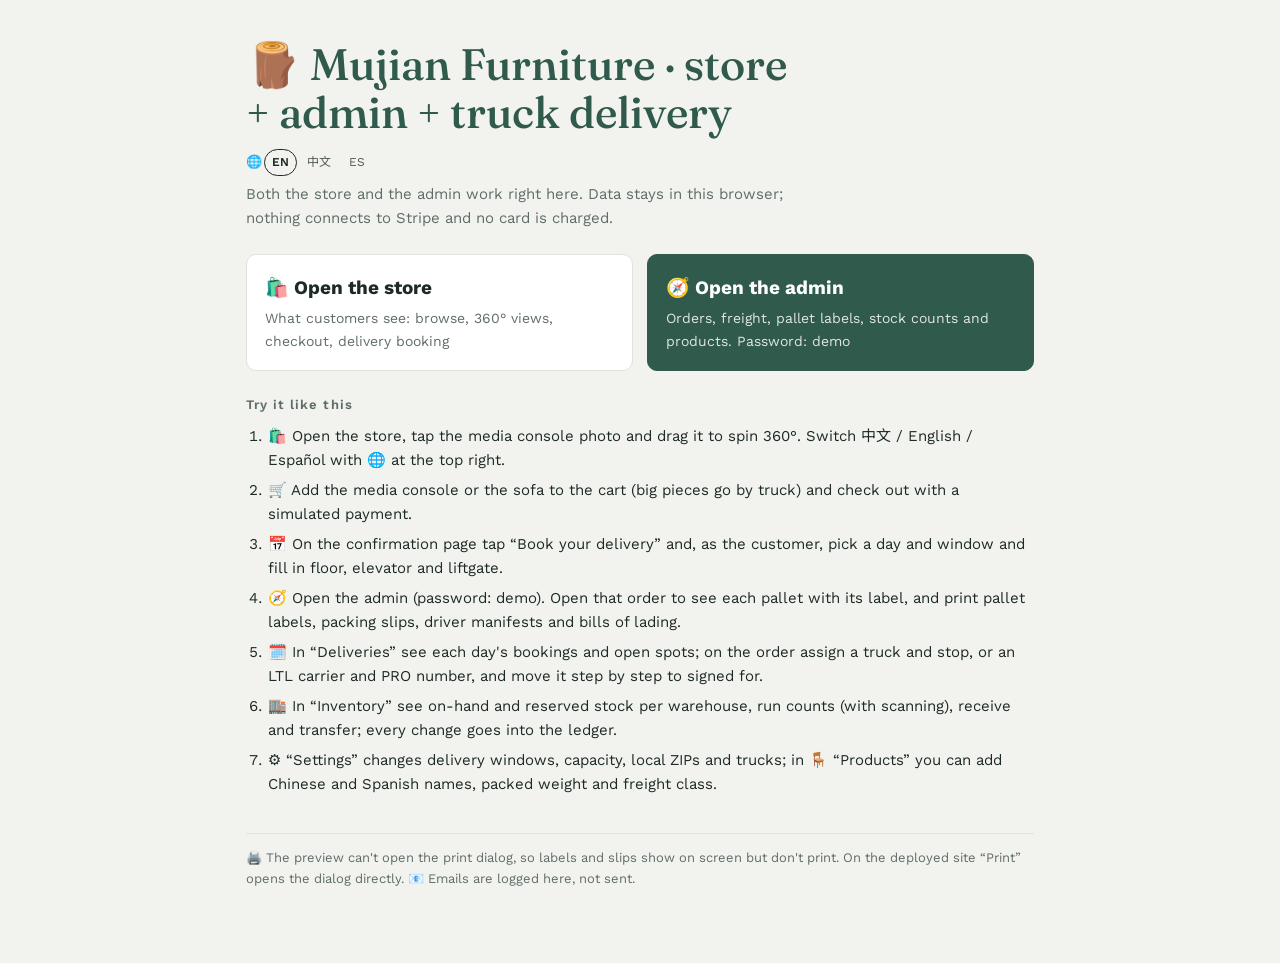
<file: docs/index.html>
<!doctype html>
<html lang="zh-CN" data-lang-default="zh">
<head>
<meta charset="utf-8">
<meta name="viewport" content="width=device-width, initial-scale=1, viewport-fit=cover">
<title>Mujian Store Preview</title>
<style>html,body{margin:0}</style>
</head>
<body>
<script src="i18n.js"></script>

<link rel="stylesheet" href="https://fonts.googleapis.com/css2?family=Fraunces:wght@500;600&family=Work+Sans:wght@400;500;600&family=Noto+Sans+SC:wght@400;500&display=swap">
<style>
/* Launcher: name, two doors (store / admin), a short walkthrough */
:root{--bg:#f2f3ef;--surface:#fff;--ink:#1d2a26;--muted:#5f6d68;--line:#dfe3dc;--pine:#2f5a4c;--pine-soft:#e3ece7;--brass:#a67f33;
  --f-display:"Fraunces",Georgia,serif;--f-body:"Work Sans","Noto Sans SC",system-ui,-apple-system,"PingFang SC",sans-serif}
@media (prefers-color-scheme:dark){:root:not([data-theme="light"]){--bg:#121816;--surface:#1b2320;--ink:#e6ece9;--muted:#9aa8a2;--line:#2c3733;--pine:#7fb7a1;--pine-soft:#20302a;--brass:#d4ae62;color-scheme:dark}}
:root[data-theme="dark"]{--bg:#121816;--surface:#1b2320;--ink:#e6ece9;--muted:#9aa8a2;--line:#2c3733;--pine:#7fb7a1;--pine-soft:#20302a;--brass:#d4ae62;color-scheme:dark}
*{box-sizing:border-box}
body{background:var(--bg);color:var(--ink);font-family:var(--f-body);font-size:15px;line-height:1.6}
.wrap{max-width:820px;margin:0 auto;padding-block:40px 60px;padding-left:max(16px,env(safe-area-inset-left,0px));padding-right:max(16px,env(safe-area-inset-right,0px));display:grid;gap:24px}
h1{font-family:var(--f-display);font-weight:500;font-size:clamp(30px,6vw,44px);line-height:1.1;margin:0;color:var(--pine);text-wrap:balance}
.lead{color:var(--muted);margin:6px 0 0;max-width:60ch}
.doors{display:grid;grid-template-columns:1fr 1fr;gap:14px}
.door{display:grid;gap:4px;background:var(--surface);border:1px solid var(--line);border-radius:10px;padding:18px;text-decoration:none;color:var(--ink)}
.door:hover{border-color:var(--pine)}
.door b{font-size:19px}
.door span{color:var(--muted);font-size:14px}
.door.admin{background:var(--pine);border-color:var(--pine);color:var(--surface)}
.door.admin span{color:var(--surface);opacity:.85}
@media (max-width:520px){.doors{grid-template-columns:1fr}}
h2{font-size:13px;letter-spacing:.08em;color:var(--muted);margin:0 0 8px;font-weight:600}
ol{margin:0;padding-left:22px;display:grid;gap:6px}
code{font-family:ui-monospace,Menlo,monospace;background:var(--pine-soft);padding:1px 6px;border-radius:4px}
.note{font-size:13px;color:var(--muted);border-top:1px solid var(--line);padding-top:14px}
</style>

<main class="wrap">
  <div>
    <div style="display:flex;justify-content:space-between;align-items:flex-start;gap:12px;flex-wrap:wrap"><h1>🪵 木间家具 · 商城 + 后台 + 卡派预约</h1><span data-lang-switch></span></div>
    <p class="lead">商店和后台都能直接点着用。数据只存在你这个浏览器里，不连 Stripe，也不会扣款。</p>
  </div>
  <div class="doors">
    <a class="door" href="shop.html"><b>🛍️ 进入商店</b><span>顾客看到的页面：选家具、看 360°、下单、预约送货</span></a>
    <a class="door admin" href="admin.html"><b>🧭 进入后台</b><span>订单、卡派、托盘标签、库存盘点和商品。密码是 demo</span></a>
  </div>
  <section>
    <h2>建议这样体验</h2>
    <ol>
      <li>🛍️ 进商店，点电视柜的图片，拖动看 360° 旋转。右上角 🌐 可以切换中文 / English / Español。</li>
      <li>🛒 把电视柜或沙发加进购物车（大件走卡派），点结账模拟付款。</li>
      <li>📅 确认页点「预约送货」，以顾客身份选送货日期和时段，填楼层、电梯、尾板。</li>
      <li>🧭 进后台，密码是 demo。打开刚才的订单，能看到每个托盘贴好标签的样子，可以打印托盘标签、装箱单、司机单和 BOL 提单。</li>
      <li>🗓️「送货」里看每天的预约和剩余名额；在订单里分配车辆和站序，或填 LTL 承运商和 PRO 单号，一步步推进到已签收。</li>
      <li>🏬「库存」里看每个仓库的在库和占用，做盘点（可以扫码）、入库、调拨，所有变动都记在流水里。</li>
      <li>⚙️「设置」改送货时段、名额、本地 ZIP 和车辆；🪑「商品」可以填中文和西班牙语名称、包装重量和货物等级。</li>
    </ol>
  </section>
  <p class="note">🖨️ 预览里浏览器不允许弹出打印窗口，标签和装箱单会显示出来但打不出去。部署后的正式网站点「打印」会直接打开打印对话框。📧 发货邮件同理，预览版只记录不发送。</p>
</main>
</body>
</html>
</file>
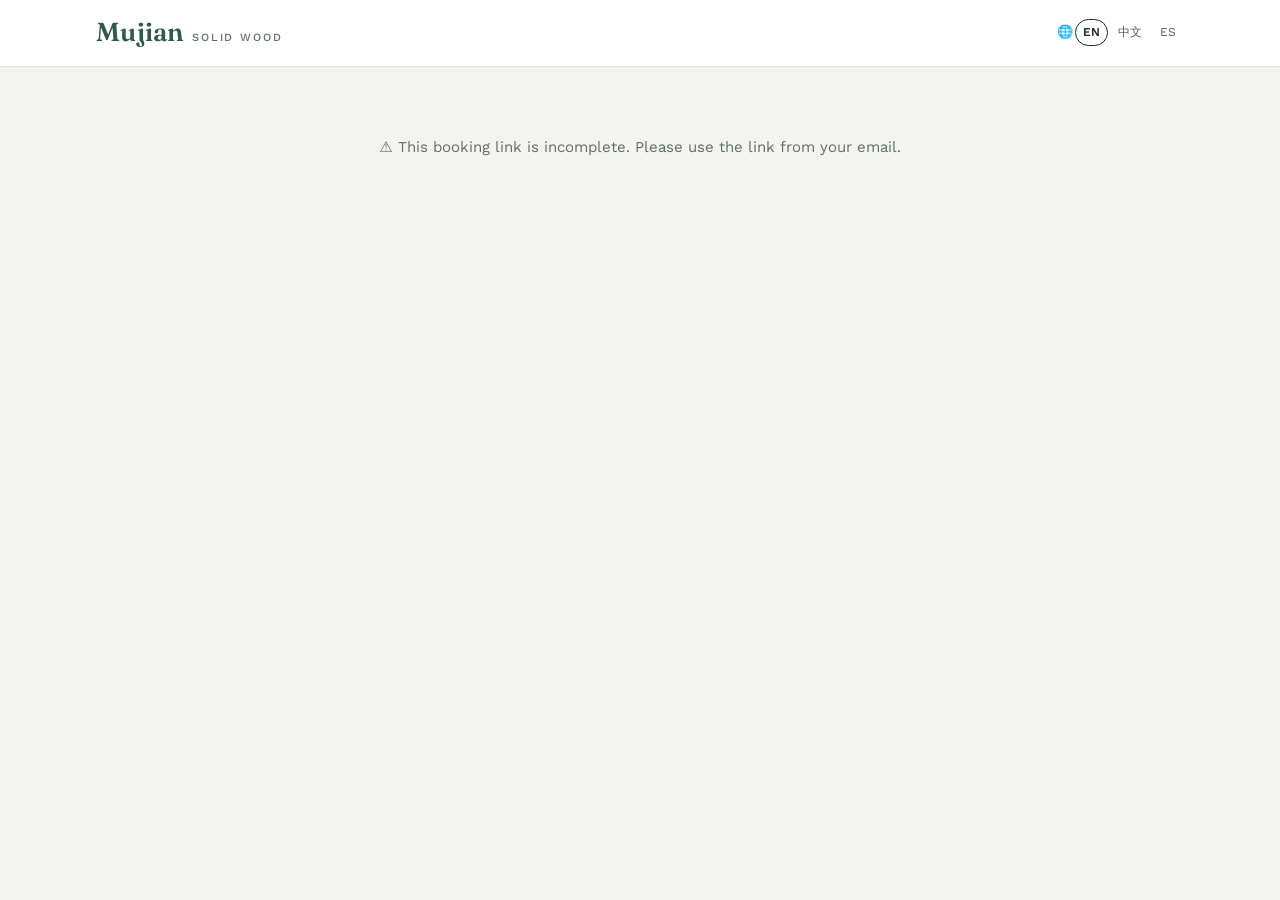
<file: docs/schedule.html>
<!doctype html>
<html lang="en">
<head>
<meta charset="utf-8">
<script src="i18n.js"></script>
<meta name="viewport" content="width=device-width, initial-scale=1">
<title>Book Your Delivery · Mujian</title>
<link rel="stylesheet" href="https://fonts.googleapis.com/css2?family=Fraunces:wght@500;600&family=Work+Sans:wght@400;500;600;700&family=JetBrains+Mono:wght@500&display=swap">
<link rel="stylesheet" href="style.css">
<style>
.book{max-width:680px;margin:28px auto 60px;display:grid;gap:18px}
.book h1{font-family:var(--f-display);font-weight:500;font-size:clamp(28px,5vw,38px);margin:0;line-height:1.15}
.panel{background:var(--surface);border:1px solid var(--line);border-radius:8px;padding:18px;display:grid;gap:12px}
.panel h2{margin:0;font-size:13px;letter-spacing:.08em;color:var(--muted);font-weight:600}
.booked{background:var(--pine-soft);color:var(--pine);border-radius:8px;padding:14px 16px;display:grid;gap:2px}
.booked b{font-size:18px}
.days{display:flex;gap:8px;overflow-x:auto;padding-bottom:6px;scroll-snap-type:x proximity}
.day{flex:0 0 auto;scroll-snap-align:start;width:64px;border:1px solid var(--line);background:var(--surface);color:var(--ink);border-radius:8px;padding:8px 0;display:grid;gap:0;text-align:center}
.day small{font-size:11px;color:var(--muted);letter-spacing:.06em}
.day b{font-family:var(--f-mono);font-size:20px;font-weight:500}
.day[aria-pressed="true"]{background:var(--pine);border-color:var(--pine);color:var(--surface)}
.day[aria-pressed="true"] small{color:var(--surface)}
.day:disabled{opacity:.4;cursor:not-allowed}
.month{font-size:13px;color:var(--muted)}
.wins{display:grid;grid-template-columns:repeat(auto-fill,minmax(180px,1fr));gap:8px}
.win{border:1px solid var(--line);background:var(--surface);color:var(--ink);border-radius:8px;padding:12px;text-align:left;display:grid;gap:2px}
.win span{font-size:12px;color:var(--muted)}
.win[aria-pressed="true"]{border-color:var(--pine);box-shadow:inset 0 0 0 1px var(--pine);background:var(--pine-soft)}
.win:disabled{opacity:.45;cursor:not-allowed;text-decoration:line-through}
.seg{display:flex;flex-wrap:wrap;gap:8px}
.seg label{display:flex;gap:6px;align-items:center;border:1px solid var(--line);border-radius:999px;padding:6px 12px;cursor:pointer;font-size:14px}
.seg label:has(input:checked){border-color:var(--pine);background:var(--pine-soft);color:var(--pine)}
.fld{display:grid;gap:4px;font-size:13px;color:var(--muted)}
.fld input,.fld textarea{font:inherit;color:var(--ink);background:var(--bg);border:1px solid var(--line);border-radius:6px;padding:9px 10px;width:100%}
.chk{display:flex;gap:8px;align-items:flex-start;font-size:14px}
.chk input{margin-top:4px}
.chk span small{display:block;color:var(--muted);font-size:12px}
.row2{display:grid;grid-template-columns:120px 1fr;gap:12px;align-items:end}
@media (max-width:420px){.row2{grid-template-columns:1fr}}
.items{display:grid;gap:4px;font-size:14px}
.ok{color:var(--ok);font-weight:600}
</style>
</head>
<body>
<header><div class="wrap bar"><a class="logo" href="shop.html">Mujian<small>SOLID WOOD</small></a><div class="spacer"></div><span data-lang-switch></span></div></header>
<main class="wrap">
  <div class="book" id="book"><div class="empty">⏳ Loading your order…</div></div>
</main>
<script src="art.js"></script>
<script src="api.js"></script>
<script>
let qs = location.search;
try { if (!qs) qs = sessionStorage.getItem("mj-schedule") || ""; else sessionStorage.setItem("mj-schedule", qs); } catch (e) {}
const q = new URLSearchParams(qs), oid = q.get("o"), token = q.get("t");
const box = document.getElementById("book");
const esc = s => String(s ?? "").replace(/[&<>"']/g, c => ({ "&": "&amp;", "<": "&lt;", ">": "&gt;", '"': "&quot;", "'": "&#39;" }[c]));
const fmtDay = (ds, opt) => new Date(ds + "T12:00:00").toLocaleDateString(LOCALE, opt);
let NAMES = {}, S = null, pickDate = null, pickWin = null, done = "";

function render() {
  const booked = S.appt_date ? `<div class="booked"><span>${t("📅 Your delivery")}</span>
      <b>${fmtDay(S.appt_date, { weekday: "long", month: "long", day: "numeric" })} · ${esc(S.appt_window_label)}</b>
      <span>${S.can_change ? `${t("You can change this until {time} the day before.", { time: S.cutoff_hour > 12 ? S.cutoff_hour - 12 + t(" PM") : S.cutoff_hour + t(" AM") })}` : `${t("This delivery is locked in. To change it, call")} ${esc(S.store_phone)}.`}</span></div>` : "";
  const months = [...new Set(S.slots.map(s => fmtDay(s.date, { month: "long" })))].join(" – ");
  const day = S.slots.find(s => s.date === pickDate);
  box.innerHTML = `
    <div><div class="spec">${t("Order")} ${esc(S.order_no)}</div><h1>🚛 ${S.appt_date ? t("Your delivery") : t("Book your delivery")}</h1></div>
    ${done ? `<div class="booked"><b class="ok">✅ ${esc(done)}</b><span>${t("We emailed you a confirmation.")}</span></div>` : ""}
    ${booked}
    <section class="panel"><h2>${t("WHAT'S COMING")}</h2>
      <div class="items">${S.items.map(i => `<div>${i.freight ? "🚛" : "📦"} ${esc(NAMES[i.id] || i.name)} × ${i.qty}${i.freight ? "" : ` <span class="meta">${t("(ships separately by parcel)")}</span>`}</div>`).join("")}</div>
      <div class="meta">🧤 ${esc(t(S.service))}</div>
      <div class="meta">🏠 ${S.address.map(esc).join(", ")}</div>
      ${S.delivery_type === "ltl" ? `<div class="note">☎️ ${esc(t(S.ltl_note))} ${t("The day you pick below is your requested delivery date.")}</div>` : `<div class="note">${t("🚚 Delivered by our own team. Someone 18 or older needs to be home.")}</div>`}
    </section>
    ${S.can_change ? `
    <form id="f" class="panel" novalidate>
      <h2>${t("1 · PICK A DAY")} <span class="month">· ${esc(months)}</span></h2>
      <div class="days" role="group" aria-label="${t("Delivery day")}">${S.slots.map(s => {
        const full = s.windows.every(w => w.full);
        return `<button type="button" class="day" data-date="${s.date}" aria-pressed="${s.date === pickDate}" ${full ? "disabled" : ""}>
          <small>${fmtDay(s.date, { weekday: "short" }).toUpperCase()}</small><b>${fmtDay(s.date, { day: "numeric" })}</b><small>${fmtDay(s.date, { month: "short" })}</small></button>`;
      }).join("")}</div>
      <h2>${t("2 · PICK A TIME WINDOW")}</h2>
      ${day ? `<div class="wins">${day.windows.map(w => `<button type="button" class="win" data-win="${w.id}" aria-pressed="${w.id === pickWin}" ${w.full ? "disabled" : ""}>
          <b>${esc(w.label)}</b><span>${w.full ? t("Full") : w.left != null ? (w.left <= 2 ? t(w.left > 1 ? "Only {n} spots left" : "Only {n} spot left", { n: w.left }) : t("Available")) : t("Requested window")}</span></button>`).join("")}</div>`
        : `<div class="meta">${t("Choose a day first.")}</div>`}
      <h2>${t("3 · ABOUT YOUR HOME")}</h2>
      <div class="seg" role="radiogroup">${[["house", t("🏡 House")], ["apartment", t("🏢 Apartment / condo")], ["business", t("🏬 Business")]].map(([v, l]) =>
        `<label><input type="radio" name="home" value="${v}" ${(S.home_type || "house") === v ? "checked" : ""}> ${l}</label>`).join("")}</div>
      <div class="row2">
        <label class="fld">${t("Floor")}<input id="floor" type="number" min="1" max="60" value="${S.floor || 1}"></label>
        <label class="chk"><input type="checkbox" id="elevator" ${S.elevator ? "checked" : ""}><span>${t("There's an elevator we can use")}<small>${t("Large pieces may need a freight elevator booked by you.")}</small></span></label>
      </div>
      <label class="chk"><input type="checkbox" id="liftgate" ${S.liftgate !== false ? "checked" : ""}><span>${t("The truck needs a liftgate")}<small>${t("Leave this on unless the address has a loading dock.")}</small></span></label>
      <label class="fld">${t("Anything the driver should know?")}<textarea id="notes" rows="2" placeholder="${t("Gate code, where to park, narrow stairs, doorway under 30 inches…")}">${esc(S.access_notes || "")}</textarea></label>
      <div class="err" id="err"></div>
      <button class="primary" type="submit" id="go" ${pickDate && pickWin ? "" : "disabled"}>${S.appt_date ? t("📅 Change my delivery") : t("📅 Confirm delivery")}</button>
    </form>` : ""}
    <a class="ghost-link" href="shop.html">${t("🛍️ Back to the shop")}</a>
    ${api.mode === "preview" ? `<a class="ghost-link" href="admin.html">${t("🧭 Open the admin to see this booking")}</a>` : ""}`;
  wire();
}

function wire() {
  const f = document.getElementById("f"); if (!f) return;
  f.onclick = e => {
    const d = e.target.closest("[data-date]"), w = e.target.closest("[data-win]");
    if (d) { pickDate = d.dataset.date; const s = S.slots.find(x => x.date === pickDate); if (!s.windows.find(x => x.id === pickWin && !x.full)) pickWin = null; keep(); render(); }
    if (w) { pickWin = w.dataset.win; keep(); render(); }
  };
  f.onsubmit = async e => {
    e.preventDefault();
    const go = document.getElementById("go"); go.disabled = true; go.textContent = t("⏳ Saving…");
    try {
      const body = { t: token, date: pickDate, window: pickWin, home_type: f.querySelector("[name=home]:checked").value,
        floor: +document.getElementById("floor").value || 1, elevator: document.getElementById("elevator").checked,
        liftgate: document.getElementById("liftgate").checked, access_notes: document.getElementById("notes").value };
      const had = !!S.appt_date;
      S = await api.bookDelivery(oid, body);
      done = had ? t("Delivery changed") : t("Delivery booked");
      pickDate = S.appt_date; pickWin = S.appt_window; render(); scrollTo({ top: 0, behavior: "smooth" });
    } catch (x) { document.getElementById("err").textContent = "⚠️ " + tr(x.message); go.disabled = false; go.textContent = t("📅 Try again"); }
  };
}
// Keep form answers when re-rendering after a click.
function keep() {
  const f = document.getElementById("f"); if (!f) return;
  S.home_type = f.querySelector("[name=home]:checked").value; S.floor = +document.getElementById("floor").value || 1;
  S.elevator = document.getElementById("elevator").checked; S.liftgate = document.getElementById("liftgate").checked;
  S.access_notes = document.getElementById("notes").value;
}

(async () => {
  if (!oid || !token) { box.innerHTML = `<div class="empty">${t("⚠️ This booking link is incomplete. Please use the link from your email.")}</div>`; return; }
  try {
    try { (await api.products()).forEach(p => NAMES[p.id] = loc(p, "name")); } catch (e) {}
    S = await api.schedule(oid, token);
    pickDate = S.appt_date && S.slots.some(s => s.date === S.appt_date) ? S.appt_date : null;
    pickWin = pickDate ? S.appt_window : null;
    render();
  } catch (e) { box.innerHTML = `<div class="empty">⚠️ ${esc(tr(e.message))}</div>`; }
})();
</script>
</body>
</html>
</file>
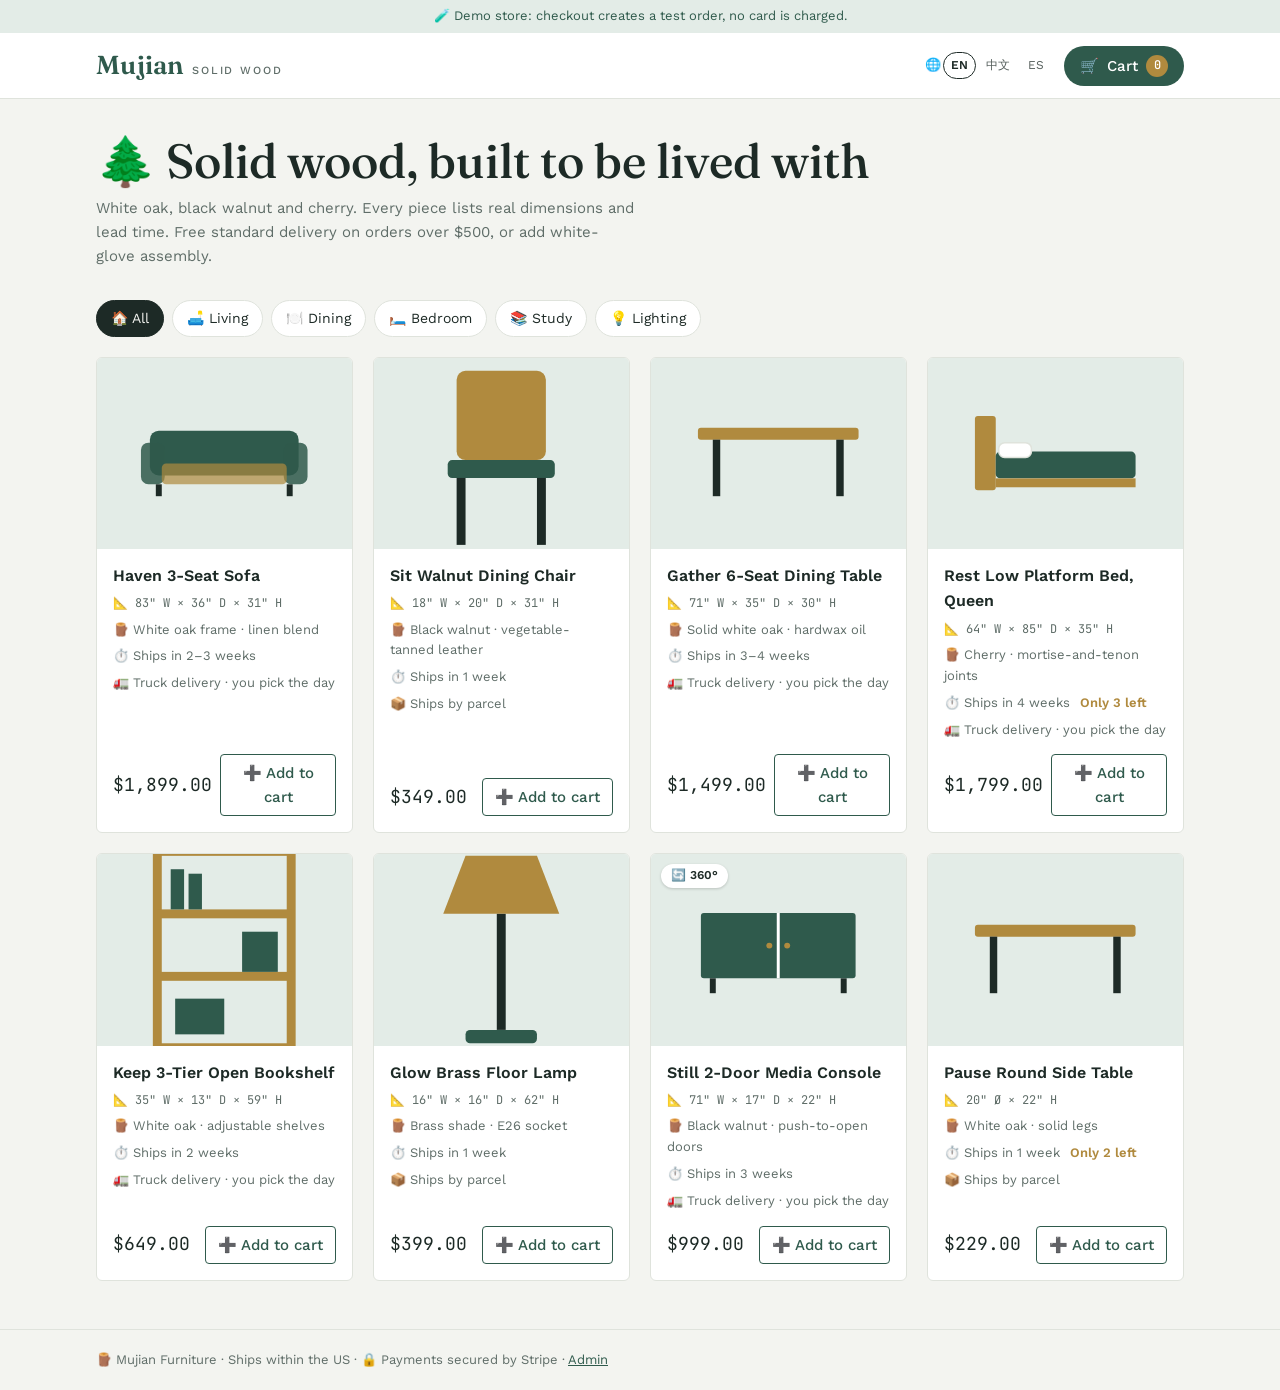
<file: docs/shop.html>
<!doctype html>
<html lang="en">
<head>
<meta charset="utf-8">
<script src="i18n.js"></script>
<meta name="viewport" content="width=device-width, initial-scale=1">
<title>Mujian Furniture</title>
<link rel="stylesheet" href="https://fonts.googleapis.com/css2?family=Fraunces:wght@500;600&family=Work+Sans:wght@400;500;600;700&family=JetBrains+Mono:wght@500&display=swap">
<link rel="stylesheet" href="style.css">
</head>
<body>
<header>
  <div class="banner" id="banner" hidden></div>
  <div class="wrap bar">
    <a class="logo" href="shop.html">Mujian<small>SOLID WOOD</small></a>
    <div class="spacer"></div>
    <span data-lang-switch></span>
    <button class="cart-btn" id="openCart" aria-label="Cart">🛒 <span class="cart-label">Cart</span> <span class="badge" id="count">0</span></button>
  </div>
</header>

<main class="wrap">
  <section class="hero">
    <h1>🌲 Solid wood, built to be lived with</h1>
    <p>White oak, black walnut and cherry. Every piece lists real dimensions and lead time. Free standard delivery on orders over $500, or add white-glove assembly.</p>
  </section>
  <div class="chips" id="chips"></div>
  <section class="grid" id="grid"><div class="empty">⏳ Loading products…</div></section>
</main>

<footer><div class="wrap"><div id="follow"></div>🪵 Mujian Furniture · Ships within the US · 🔒 Payments secured by Stripe · <a href="admin.html">Admin</a></div></footer>

<div class="scrim" id="scrim" hidden></div>
<aside class="drawer" id="drawer" hidden aria-label="Cart"></aside>
<div class="modal" id="modal" hidden role="dialog" aria-modal="true"></div>
<div class="toast" id="toast" hidden></div>

<script src="art.js"></script>
<script src="api.js"></script>
<script src="spin.js"></script>
<script>
const CATS = [["All","🏠"],["Living","🛋️"],["Dining","🍽️"],["Bedroom","🛏️"],["Study","📚"],["Lighting","💡"]];
const FREE_LINE = 50000;
const $ = id => document.getElementById(id);
const esc = s => String(s ?? "").replace(/[&<>"']/g, c => ({ "&": "&amp;", "<": "&lt;", ">": "&gt;", '"': "&quot;", "'": "&#39;" }[c]));
let PRODUCTS = [], cat = "All", cart = {}, destroySpin = () => {};
try { cart = JSON.parse(localStorage.getItem("mujian-cart") || "{}") || {}; } catch (e) {}
const save = () => { try { localStorage.setItem("mujian-cart", JSON.stringify(cart)); } catch (e) {} };
const find = id => PRODUCTS.find(p => p.id === id);
const count = () => Object.values(cart).reduce((a, b) => a + b, 0);
const subtotal = () => Object.entries(cart).reduce((s, [id, q]) => s + (find(id)?.price || 0) * q, 0);
const SOC = [["instagram", "📸", "Instagram"], ["facebook", "👍", "Facebook"], ["tiktok", "🎵", "TikTok"], ["pinterest", "📌", "Pinterest"], ["youtube", "▶️", "YouTube"], ["x", "𝕏", "X"], ["whatsapp", "💬", "WhatsApp"]];
// Share links point at /p/<id> on the real site: that page carries the picture and price for social previews.
const shareUrl = id => api.mode === "live" ? `${location.origin}/p/${encodeURIComponent(id)}` : `${location.origin}${location.pathname}?p=${encodeURIComponent(id)}`;
const absImg = p => { const f = p.photo || p.spin_frames[0] || (api.mode === "live" ? `/og/${p.id}.jpg` : ""); return f ? new URL(f, location.href).href : ""; };
const pic = p => p.photo ? `<img src="${esc(p.photo)}" alt="${esc(loc(p, "name"))}" loading="lazy">` : ART[p.art] || "";

function toast(msg) { const tb = $("toast"); tb.textContent = msg; tb.hidden = false; clearTimeout(toast.h); toast.h = setTimeout(() => tb.hidden = true, 1800); }
function updateCount() { $("count").textContent = count(); }
function stockNote(p) {
  if (p.stock <= 0) return `<span class="stock out">${t("Sold out")}</span>`;
  if (p.stock <= 3) return `<span class="stock low">${t("Only {n} left", { n: p.stock })}</span>`;
  return "";
}
function addToCart(id) {
  const p = find(id); if (!p) return;
  const q = cart[id] || 0;
  if (q >= Math.min(10, p.stock)) return toast(p.stock ? t("Only {n} available", { n: p.stock }) : t("Sold out"));
  cart[id] = q + 1; save(); updateCount(); toast(t("✅ Added to cart"));
}

function renderChips() {
  $("chips").innerHTML = CATS.map(([c, i]) => `<button class="chip" aria-pressed="${c === cat}" data-cat="${c}">${i} ${t(c)}</button>`).join("");
}
function renderGrid() {
  $("grid").innerHTML = PRODUCTS.filter(p => cat === "All" || p.cat === cat).map(p => `
    <article class="card">
      <button class="pic" data-view="${p.id}" aria-label="${t("View ")}${esc(loc(p, "name"))}">${pic(p)}${p.spin_frames.length ? `<span class="spin-badge">🔄 360°</span>` : ""}</button>
      <div class="body">
        <div class="name">${esc(loc(p, "name"))}</div>
        <div class="spec">📐 ${esc(p.dim)}</div>
        <div class="meta">🪵 ${esc(loc(p, "mat"))}</div>
        <div class="meta">${t("⏱️ Ships in {lead}", { lead: t(p.lead) })} ${stockNote(p)}</div>
        <div class="meta">${p.ship_mode === "freight" ? t("🚛 Truck delivery · you pick the day") : t("📦 Ships by parcel")}</div>
        <div class="row"><span class="price">${usd(p.price)}</span>
          <button class="add" data-add="${p.id}" ${p.stock > 0 ? "" : "disabled"}>${p.stock > 0 ? t("➕ Add to cart") : t("Sold out")}</button></div>
      </div>
    </article>`).join("") || `<div class="empty">${t("Nothing here yet.")}</div>`;
}

function openProduct(id) {
  const p = find(id); if (!p) return;
  $("modal").innerHTML = `<div class="sheet">
    <button class="x" data-close aria-label="${t("Close")}">✕</button>
    <div class="view" id="view">${p.spin_frames.length ? "" : pic(p)}</div>
    <div class="info">
      <h2>${esc(loc(p, "name"))}</h2>
      <div class="price">${usd(p.price)}</div>
      <div class="spec">📐 ${esc(p.dim)}</div>
      <div class="meta">🪵 ${esc(loc(p, "mat"))}</div>
      <div class="meta">${t("⏱️ Ships in {lead}", { lead: t(p.lead) })} ${stockNote(p)}</div>
      <div class="meta">${p.ship_mode === "freight" ? t("🚛 Truck delivery: curbside, inside-the-door or white-glove with assembly. You book the day after checkout.") : t("📦 Ships by parcel to your door.")}</div>
      ${p.spin_frames.length ? `<div class="meta">${t("🔄 Drag the photo to turn it all the way around.")}</div>` : ""}
      <button class="primary" data-add="${p.id}" ${p.stock > 0 ? "" : "disabled"}>${p.stock > 0 ? t("➕ Add to cart") : t("Sold out")}</button>
      ${shareRow(p)}
    </div></div>`;
  try { history.replaceState(null, "", "?p=" + encodeURIComponent(id)); } catch (e) {}
  $("modal").hidden = false; $("scrim").hidden = false;
  if (p.spin_frames.length) destroySpin = mountSpin($("view"), p.spin_frames);
}
function shareRow(p) {
  const u = shareUrl(p.id), txt = `${loc(p, "name")} · ${usd(p.price)}`, e = encodeURIComponent;
  const links = [["👍", "Facebook", `https://www.facebook.com/sharer/sharer.php?u=${e(u)}`],
    ["📌", "Pinterest", `https://www.pinterest.com/pin/create/button/?url=${e(u)}&media=${e(absImg(p))}&description=${e(txt)}`],
    ["💬", "WhatsApp", `https://wa.me/?text=${e(txt + " " + u)}`],
    ["𝕏", "X", `https://twitter.com/intent/tweet?text=${e(txt)}&url=${e(u)}`]];
  return `<div class="share"><span class="meta">${t("Share:")}</span>
    ${navigator.share ? `<button class="sh" data-share="${p.id}">📤 ${t("Share")}</button>` : ""}
    ${links.map(([i, n, h]) => `<a class="sh" href="${esc(h)}" target="_blank" rel="noopener">${i} ${n}</a>`).join("")}
    <button class="sh" data-copylink="${p.id}">🔗 ${t("Copy link")}</button></div>`;
}
async function shareProduct(id, copyOnly) {
  const p = find(id); if (!p) return;
  const url = shareUrl(id), text = `${loc(p, "name")} · ${usd(p.price)}`;
  if (!copyOnly && navigator.share) { try { await navigator.share({ title: loc(p, "name"), text, url }); } catch (e) {} return; }
  try { await navigator.clipboard.writeText(url); toast(t("🔗 Link copied")); }
  catch (e) { prompt(t("Copy link"), url); }
}
// Meta shops send buyers here as /checkout?products=SKU%3A2%2CSKU2%3A1&coupon=… : build that cart and open it.
function cartFromLink(qs) {
  const missing = [];
  cart = {};
  for (const part of (qs.get("products") || "").split(",")) {
    const [rawId, rawQty] = part.split(":"), id = (rawId || "").trim();
    if (!id) continue;
    const p = PRODUCTS.find(x => (x.sku || "").toUpperCase() === id.toUpperCase() || x.id === id);
    const want = Math.max(1, parseInt(rawQty, 10) || 1);
    if (!p || p.stock <= 0) { missing.push(p ? loc(p, "name") : id); continue; }
    cart[p.id] = Math.min(want, p.stock, 10);
    if (cart[p.id] < want) missing.push(`${loc(p, "name")} (${t("Only {n} available", { n: cart[p.id] })})`);
  }
  save(); updateCount();
  const notes = [t("🛍️ Your cart is ready. Review it and check out.")];
  if (missing.length) notes.push(t("Not available: {list}", { list: missing.join(", ") }));
  if (qs.get("coupon")) notes.push(t("Coupon {code} can't be applied online.", { code: qs.get("coupon") }));
  const b = $("banner"); b.textContent = notes.join(" "); b.hidden = false; b.classList.toggle("warn", missing.length > 0);
  try { history.replaceState(null, "", location.pathname.replace(/checkout\/?$/, "")); } catch (e) {}
  openDrawer();
}
function renderFollow(s) {
  const l = SOC.filter(([k]) => s && s[k]);
  $("follow").innerHTML = l.length ? `<div class="follow">${t("Follow us")} ${l.map(([k, i, n]) => `<a href="${esc(s[k])}" target="_blank" rel="noopener">${i} ${n}</a>`).join("")}</div>` : "";
}
function closeAll() {
  if (!$("modal").hidden) { try { history.replaceState(null, "", location.pathname); } catch (e) {} }
  destroySpin(); destroySpin = () => {}; $("modal").hidden = true; $("drawer").hidden = true; $("scrim").hidden = true; }

function renderDrawer(errMsg = "") {
  const lines = Object.entries(cart).filter(([id]) => find(id));
  const st = subtotal(), left = FREE_LINE - st;
  $("drawer").innerHTML = `<div class="dh"><h2>${t("🛒 Your cart")}</h2><button class="x" data-close aria-label="${t("Close")}">✕</button></div>
    <div class="db">${lines.length ? lines.map(([id, q]) => { const p = find(id); return `
      <div class="line"><div class="thumb">${pic(p)}</div>
        <div><div style="font-weight:500">${esc(loc(p, "name"))}</div><div class="spec">${usd(p.price)}</div></div>
        <div class="qty"><button data-dec="${id}" aria-label="${t("Remove one")}">−</button>${q}<button data-inc="${id}" aria-label="${t("Add one")}">+</button></div></div>`; }).join("")
      + (left > 0 ? `<div class="note">${t("🎁 Add {amt} more for free standard delivery", { amt: usd(left) })}</div>` : `<div class="note">${t("🎉 Free standard delivery unlocked")}</div>`)
      : `<div class="empty">${t("🪑 Your cart is empty")}</div>`}</div>
    <div class="df">
      <div class="sum total"><span>${t("Subtotal")}</span><span>${usd(st)}</span></div>
      <div class="meta">${t("🚚 Shipping and tax are calculated at checkout.")}</div>
      ${lines.some(([id]) => find(id).ship_mode === "freight") ? `<div class="note">${t("🚛 Big pieces arrive by truck. Choose curbside, inside-the-door or white-glove at checkout, then pick your delivery day.")}</div>` : ""}
      ${errMsg ? `<div class="err">⚠️ ${esc(tr(errMsg))}</div>` : ""}
      <button class="primary" id="checkoutBtn" ${lines.length ? "" : "disabled"}>${t("🔒 Checkout")}</button>
    </div>`;
}
function openDrawer() { renderDrawer(); $("drawer").hidden = false; $("scrim").hidden = false; }

async function checkout() {
  const btn = $("checkoutBtn"); btn.disabled = true; btn.textContent = t("⏳ Starting secure checkout…");
  try {
    const data = await api.checkout(Object.entries(cart).map(([id, qty]) => ({ id, qty })));
    cart = {}; save();
    try { sessionStorage.setItem("mj-last-order", new URL(data.url, location.href).searchParams.get("session_id") || ""); } catch (e) {}
    location.href = data.url;   // Stripe-hosted payment page (or the demo receipt)
  } catch (e) { renderDrawer(e.message); }
}

document.addEventListener("click", e => {
  const tb = e.target.closest("button"); if (!tb) return;
  if (tb.dataset.cat) { cat = tb.dataset.cat; renderChips(); renderGrid(); }
  else if (tb.dataset.view) openProduct(tb.dataset.view);
  else if (tb.dataset.add) addToCart(tb.dataset.add);
  else if (tb.dataset.share) shareProduct(tb.dataset.share);
  else if (tb.dataset.copylink) shareProduct(tb.dataset.copylink, true);
  else if (tb.dataset.inc) { addToCart(tb.dataset.inc); renderDrawer(); }
  else if (tb.dataset.dec) { if (--cart[tb.dataset.dec] <= 0) delete cart[tb.dataset.dec]; save(); updateCount(); renderDrawer(); }
  else if ("close" in tb.dataset) closeAll();
  else if (tb.id === "openCart") openDrawer();
  else if (tb.id === "checkoutBtn") checkout();
});
$("scrim").addEventListener("click", closeAll);
document.addEventListener("keydown", e => { if (e.key === "Escape") closeAll(); });

(async () => {
  const b = $("banner");
  if (new URLSearchParams(location.search).get("canceled")) { b.textContent = t("↩️ Checkout canceled. Your cart is still here."); b.hidden = false; }
  try {
    const [store, list] = await Promise.all([api.store(), api.products()]);
    PRODUCTS = list;
    if (store.demo_checkout && b.hidden) { b.textContent = t("🧪 Demo store: checkout creates a test order, no card is charged."); b.hidden = false; }
    renderChips(); renderGrid(); updateCount(); renderFollow(store.social);
    const qs = new URLSearchParams(location.search), want = qs.get("p");   // shared product link
    if (qs.get("products")) cartFromLink(qs);                            // checkout link from a Facebook / Instagram shop
    else if (want && find(want)) openProduct(want);
  } catch (e) { $("grid").innerHTML = `<div class="empty">${t("⚠️ Couldn't load products. Is the server running?")}</div>`; }
})();
</script>
</body>
</html>
</file>
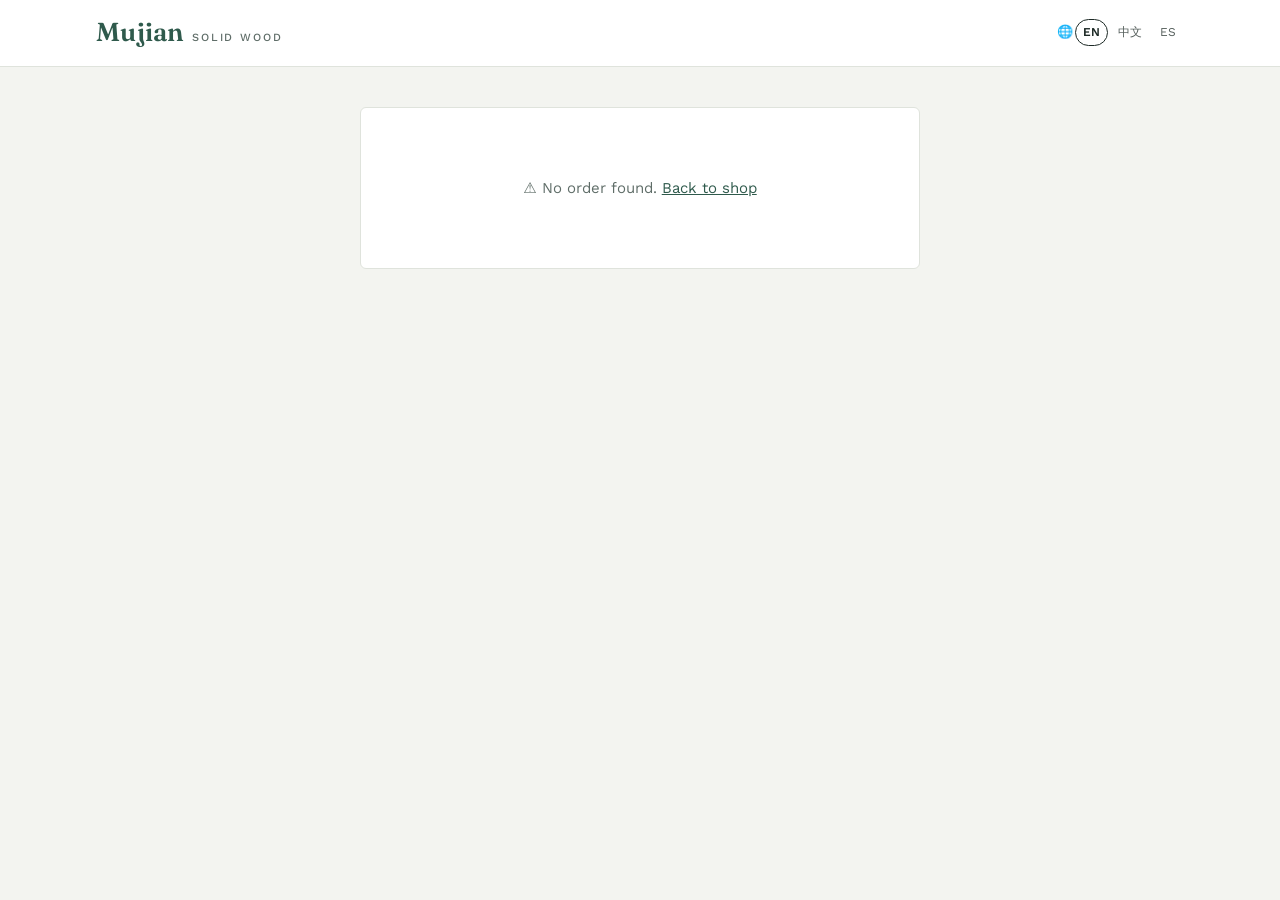
<file: docs/success.html>
<!doctype html>
<html lang="en">
<head>
<meta charset="utf-8">
<script src="i18n.js"></script>
<meta name="viewport" content="width=device-width, initial-scale=1">
<title>Order Confirmed · Mujian</title>
<link rel="stylesheet" href="https://fonts.googleapis.com/css2?family=Fraunces:wght@500;600&family=Work+Sans:wght@400;500;600;700&family=JetBrains+Mono:wght@500&display=swap">
<link rel="stylesheet" href="style.css">
</head>
<body>
<header><div class="wrap bar"><a class="logo" href="shop.html">Mujian<small>SOLID WOOD</small></a><div class="spacer"></div><span data-lang-switch></span></div></header>
<main class="wrap">
  <section class="receipt" id="receipt"><div class="empty">⏳ Confirming your payment…</div></section>
</main>
<script src="art.js"></script>
<script src="api.js"></script>
<script>
let id = new URLSearchParams(location.search).get("session_id");
try { if (id) sessionStorage.setItem("mj-last-order", id); else id = sessionStorage.getItem("mj-last-order"); } catch (e) {}
const box = document.getElementById("receipt");
const esc = s => String(s ?? "").replace(/[&<>"']/g, c => ({ "&": "&amp;", "<": "&lt;", ">": "&gt;", '"': "&quot;", "'": "&#39;" }[c]));
const PILL = { paid: `<span class="pill paid">${t("✅ Paid")}</span>`, shipped: `<span class="pill paid">${t("🚚 Shipped")}</span>`,
  delivered: `<span class="pill paid">${t("📦 Delivered")}</span>`, pending: `<span class="pill pending">${t("⏳ Processing")}</span>`,
  canceled: `<span class="pill pending">${t("Canceled")}</span>` };
let tries = 0, NAMES = {};
api.products().then(ps => { ps.forEach(p => NAMES[p.id] = loc(p, "name")); }).catch(() => {});

async function load() {
  if (!id) { box.innerHTML = `<div class="empty">${t("⚠️ No order found.")} <a href="shop.html">${t("Back to shop")}</a></div>`; return; }
  let o;
  if (!Object.keys(NAMES).length) { try { (await api.products()).forEach(p => NAMES[p.id] = loc(p, "name")); } catch (e) {} }
  try { o = await api.order(id); }
  catch (e) { box.innerHTML = `<div class="empty">${t("⚠️ We couldn't find this order.")} <a href="shop.html">${t("Back to shop")}</a></div>`; return; }
  // The Stripe webhook usually lands within a second or two.
  if (o.status === "pending" && tries++ < 10) setTimeout(load, 1500);
  box.innerHTML = `
    <div>${PILL[o.status] || ""}</div>
    <h1>${t("🎉 Thank you for your order")}</h1>
    <div class="orderno">${esc(o.order_no)}</div>
    ${o.items.map(i => `<div class="sum"><span>${esc(NAMES[i.id] || i.name)} × ${i.qty}</span><span>${usd(i.price * i.qty)}</span></div>`).join("")}
    ${o.total != null ? `<div class="sum"><span>${t("Delivery ·")} ${esc(t(o.ship_method || ""))}</span><span>${o.shipping ? usd(o.shipping) : t("Free")}</span></div>
      <div class="sum total"><span>${t("Total charged")}</span><span>${usd(o.total)}</span></div>` : ""}
    ${o.ship_name ? `<div class="meta">${t("📦 Shipping to")} ${esc(o.ship_name)}, ${esc(o.ship_city)}, ${esc(o.ship_state)}</div>` : ""}
    ${o.tracking ? `<div class="meta">🚚 ${esc(o.carrier)} ${esc(o.tracking)} ${o.tracking_url ? `· <a href="${esc(o.tracking_url)}" target="_blank" rel="noopener">${t("Track package")}</a>` : ""}</div>` : ""}
    ${o.fulfillment === "freight" ? `<div class="note" style="display:grid;gap:8px">
      <div>${t("🚛 Your furniture ships by truck.")} ${o.appt_date ? `${t("Delivery booked for")} <b>${new Date(o.appt_date + "T12:00:00").toLocaleDateString(LOCALE, { weekday: "long", month: "long", day: "numeric" })}, ${esc(o.appt_window_label)}</b>.` : t("Pick a delivery day and time window that works for you.")}</div>
      ${o.schedule_url ? `<a class="primary" href="${esc(o.schedule_url)}">📅 ${o.appt_date ? t("View or change delivery") : t("Book your delivery")}</a>` : ""}</div>` : ""}
    <div class="meta">📧 ${o.email ? t("Updates go to ") + esc(o.email) : t("We'll email you when it ships.")}</div>
    <a class="primary" href="shop.html">${t("🛍️ Continue shopping")}</a>
    ${api.mode === "preview" ? `<a class="ghost-link" href="admin.html">${t("🧭 Open the admin to see this order")}</a>` : ""}`;
}
load();
</script>
</body>
</html>
</file>
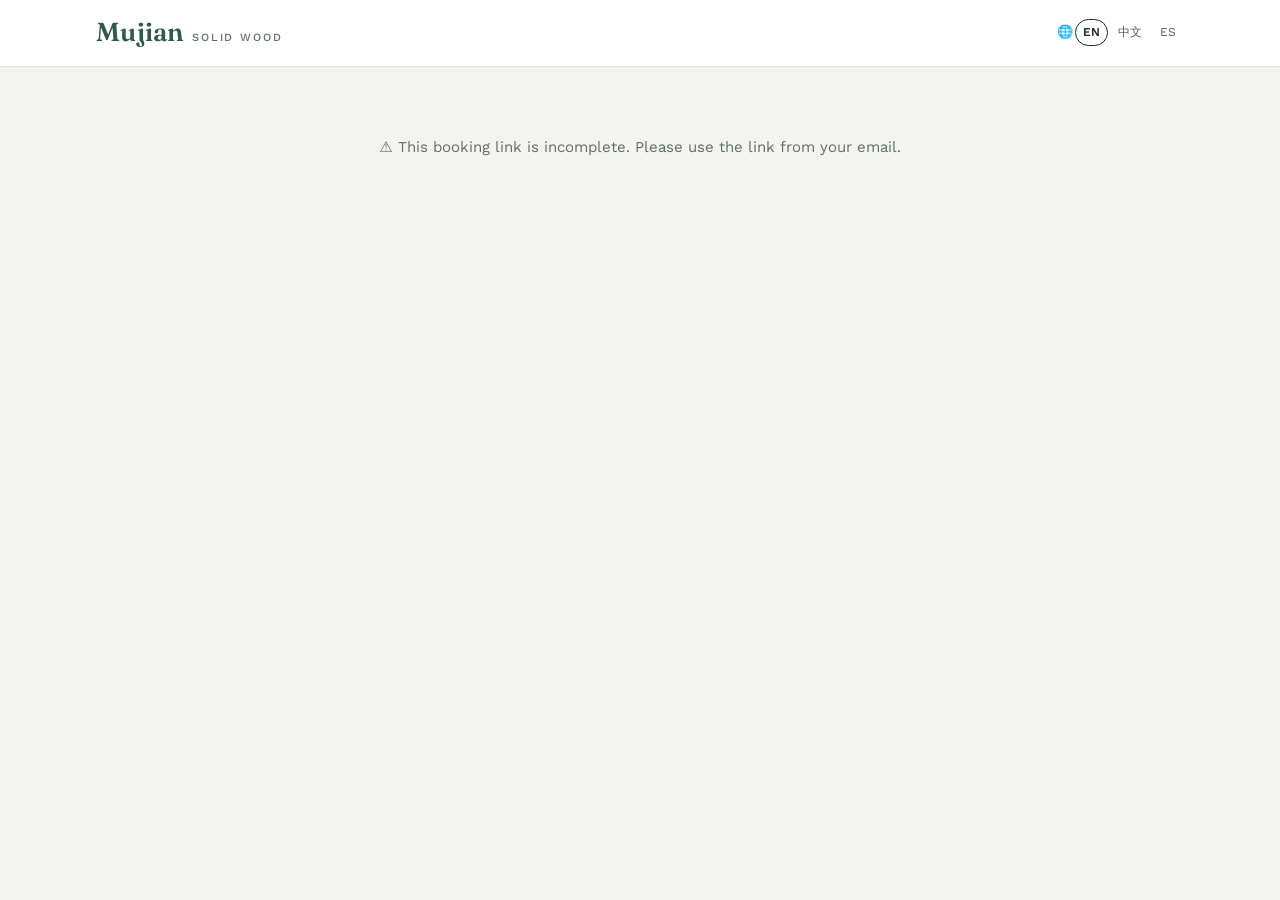
<file: public/schedule.html>
<!doctype html>
<html lang="en">
<head>
<meta charset="utf-8">
<script src="i18n.js"></script>
<meta name="viewport" content="width=device-width, initial-scale=1">
<title>Book Your Delivery · Mujian</title>
<link rel="stylesheet" href="https://fonts.googleapis.com/css2?family=Fraunces:wght@500;600&family=Work+Sans:wght@400;500;600;700&family=JetBrains+Mono:wght@500&display=swap">
<link rel="stylesheet" href="style.css">
<style>
.book{max-width:680px;margin:28px auto 60px;display:grid;gap:18px}
.book h1{font-family:var(--f-display);font-weight:500;font-size:clamp(28px,5vw,38px);margin:0;line-height:1.15}
.panel{background:var(--surface);border:1px solid var(--line);border-radius:8px;padding:18px;display:grid;gap:12px}
.panel h2{margin:0;font-size:13px;letter-spacing:.08em;color:var(--muted);font-weight:600}
.booked{background:var(--pine-soft);color:var(--pine);border-radius:8px;padding:14px 16px;display:grid;gap:2px}
.booked b{font-size:18px}
.days{display:flex;gap:8px;overflow-x:auto;padding-bottom:6px;scroll-snap-type:x proximity}
.day{flex:0 0 auto;scroll-snap-align:start;width:64px;border:1px solid var(--line);background:var(--surface);color:var(--ink);border-radius:8px;padding:8px 0;display:grid;gap:0;text-align:center}
.day small{font-size:11px;color:var(--muted);letter-spacing:.06em}
.day b{font-family:var(--f-mono);font-size:20px;font-weight:500}
.day[aria-pressed="true"]{background:var(--pine);border-color:var(--pine);color:var(--surface)}
.day[aria-pressed="true"] small{color:var(--surface)}
.day:disabled{opacity:.4;cursor:not-allowed}
.month{font-size:13px;color:var(--muted)}
.wins{display:grid;grid-template-columns:repeat(auto-fill,minmax(180px,1fr));gap:8px}
.win{border:1px solid var(--line);background:var(--surface);color:var(--ink);border-radius:8px;padding:12px;text-align:left;display:grid;gap:2px}
.win span{font-size:12px;color:var(--muted)}
.win[aria-pressed="true"]{border-color:var(--pine);box-shadow:inset 0 0 0 1px var(--pine);background:var(--pine-soft)}
.win:disabled{opacity:.45;cursor:not-allowed;text-decoration:line-through}
.seg{display:flex;flex-wrap:wrap;gap:8px}
.seg label{display:flex;gap:6px;align-items:center;border:1px solid var(--line);border-radius:999px;padding:6px 12px;cursor:pointer;font-size:14px}
.seg label:has(input:checked){border-color:var(--pine);background:var(--pine-soft);color:var(--pine)}
.fld{display:grid;gap:4px;font-size:13px;color:var(--muted)}
.fld input,.fld textarea{font:inherit;color:var(--ink);background:var(--bg);border:1px solid var(--line);border-radius:6px;padding:9px 10px;width:100%}
.chk{display:flex;gap:8px;align-items:flex-start;font-size:14px}
.chk input{margin-top:4px}
.chk span small{display:block;color:var(--muted);font-size:12px}
.row2{display:grid;grid-template-columns:120px 1fr;gap:12px;align-items:end}
@media (max-width:420px){.row2{grid-template-columns:1fr}}
.items{display:grid;gap:4px;font-size:14px}
.ok{color:var(--ok);font-weight:600}
</style>
</head>
<body>
<header><div class="wrap bar"><a class="logo" href="index.html">Mujian<small>SOLID WOOD</small></a><div class="spacer"></div><span data-lang-switch></span></div></header>
<main class="wrap">
  <div class="book" id="book"><div class="empty">⏳ Loading your order…</div></div>
</main>
<script src="art.js"></script>
<script src="api.js"></script>
<script>
let qs = location.search;
try { if (!qs) qs = sessionStorage.getItem("mj-schedule") || ""; else sessionStorage.setItem("mj-schedule", qs); } catch (e) {}
const q = new URLSearchParams(qs), oid = q.get("o"), token = q.get("t");
const box = document.getElementById("book");
const esc = s => String(s ?? "").replace(/[&<>"']/g, c => ({ "&": "&amp;", "<": "&lt;", ">": "&gt;", '"': "&quot;", "'": "&#39;" }[c]));
const fmtDay = (ds, opt) => new Date(ds + "T12:00:00").toLocaleDateString(LOCALE, opt);
let NAMES = {}, S = null, pickDate = null, pickWin = null, done = "";

function render() {
  const booked = S.appt_date ? `<div class="booked"><span>${t("📅 Your delivery")}</span>
      <b>${fmtDay(S.appt_date, { weekday: "long", month: "long", day: "numeric" })} · ${esc(S.appt_window_label)}</b>
      <span>${S.can_change ? `${t("You can change this until {time} the day before.", { time: S.cutoff_hour > 12 ? S.cutoff_hour - 12 + t(" PM") : S.cutoff_hour + t(" AM") })}` : `${t("This delivery is locked in. To change it, call")} ${esc(S.store_phone)}.`}</span></div>` : "";
  const months = [...new Set(S.slots.map(s => fmtDay(s.date, { month: "long" })))].join(" – ");
  const day = S.slots.find(s => s.date === pickDate);
  box.innerHTML = `
    <div><div class="spec">${t("Order")} ${esc(S.order_no)}</div><h1>🚛 ${S.appt_date ? t("Your delivery") : t("Book your delivery")}</h1></div>
    ${done ? `<div class="booked"><b class="ok">✅ ${esc(done)}</b><span>${t("We emailed you a confirmation.")}</span></div>` : ""}
    ${booked}
    <section class="panel"><h2>${t("WHAT'S COMING")}</h2>
      <div class="items">${S.items.map(i => `<div>${i.freight ? "🚛" : "📦"} ${esc(NAMES[i.id] || i.name)} × ${i.qty}${i.freight ? "" : ` <span class="meta">${t("(ships separately by parcel)")}</span>`}</div>`).join("")}</div>
      <div class="meta">🧤 ${esc(t(S.service))}</div>
      <div class="meta">🏠 ${S.address.map(esc).join(", ")}</div>
      ${S.delivery_type === "ltl" ? `<div class="note">☎️ ${esc(t(S.ltl_note))} ${t("The day you pick below is your requested delivery date.")}</div>` : `<div class="note">${t("🚚 Delivered by our own team. Someone 18 or older needs to be home.")}</div>`}
    </section>
    ${S.can_change ? `
    <form id="f" class="panel" novalidate>
      <h2>${t("1 · PICK A DAY")} <span class="month">· ${esc(months)}</span></h2>
      <div class="days" role="group" aria-label="${t("Delivery day")}">${S.slots.map(s => {
        const full = s.windows.every(w => w.full);
        return `<button type="button" class="day" data-date="${s.date}" aria-pressed="${s.date === pickDate}" ${full ? "disabled" : ""}>
          <small>${fmtDay(s.date, { weekday: "short" }).toUpperCase()}</small><b>${fmtDay(s.date, { day: "numeric" })}</b><small>${fmtDay(s.date, { month: "short" })}</small></button>`;
      }).join("")}</div>
      <h2>${t("2 · PICK A TIME WINDOW")}</h2>
      ${day ? `<div class="wins">${day.windows.map(w => `<button type="button" class="win" data-win="${w.id}" aria-pressed="${w.id === pickWin}" ${w.full ? "disabled" : ""}>
          <b>${esc(w.label)}</b><span>${w.full ? t("Full") : w.left != null ? (w.left <= 2 ? t(w.left > 1 ? "Only {n} spots left" : "Only {n} spot left", { n: w.left }) : t("Available")) : t("Requested window")}</span></button>`).join("")}</div>`
        : `<div class="meta">${t("Choose a day first.")}</div>`}
      <h2>${t("3 · ABOUT YOUR HOME")}</h2>
      <div class="seg" role="radiogroup">${[["house", t("🏡 House")], ["apartment", t("🏢 Apartment / condo")], ["business", t("🏬 Business")]].map(([v, l]) =>
        `<label><input type="radio" name="home" value="${v}" ${(S.home_type || "house") === v ? "checked" : ""}> ${l}</label>`).join("")}</div>
      <div class="row2">
        <label class="fld">${t("Floor")}<input id="floor" type="number" min="1" max="60" value="${S.floor || 1}"></label>
        <label class="chk"><input type="checkbox" id="elevator" ${S.elevator ? "checked" : ""}><span>${t("There's an elevator we can use")}<small>${t("Large pieces may need a freight elevator booked by you.")}</small></span></label>
      </div>
      <label class="chk"><input type="checkbox" id="liftgate" ${S.liftgate !== false ? "checked" : ""}><span>${t("The truck needs a liftgate")}<small>${t("Leave this on unless the address has a loading dock.")}</small></span></label>
      <label class="fld">${t("Anything the driver should know?")}<textarea id="notes" rows="2" placeholder="${t("Gate code, where to park, narrow stairs, doorway under 30 inches…")}">${esc(S.access_notes || "")}</textarea></label>
      <div class="err" id="err"></div>
      <button class="primary" type="submit" id="go" ${pickDate && pickWin ? "" : "disabled"}>${S.appt_date ? t("📅 Change my delivery") : t("📅 Confirm delivery")}</button>
    </form>` : ""}
    <a class="ghost-link" href="index.html">${t("🛍️ Back to the shop")}</a>
    ${api.mode === "preview" ? `<a class="ghost-link" href="admin.html">${t("🧭 Open the admin to see this booking")}</a>` : ""}`;
  wire();
}

function wire() {
  const f = document.getElementById("f"); if (!f) return;
  f.onclick = e => {
    const d = e.target.closest("[data-date]"), w = e.target.closest("[data-win]");
    if (d) { pickDate = d.dataset.date; const s = S.slots.find(x => x.date === pickDate); if (!s.windows.find(x => x.id === pickWin && !x.full)) pickWin = null; keep(); render(); }
    if (w) { pickWin = w.dataset.win; keep(); render(); }
  };
  f.onsubmit = async e => {
    e.preventDefault();
    const go = document.getElementById("go"); go.disabled = true; go.textContent = t("⏳ Saving…");
    try {
      const body = { t: token, date: pickDate, window: pickWin, home_type: f.querySelector("[name=home]:checked").value,
        floor: +document.getElementById("floor").value || 1, elevator: document.getElementById("elevator").checked,
        liftgate: document.getElementById("liftgate").checked, access_notes: document.getElementById("notes").value };
      const had = !!S.appt_date;
      S = await api.bookDelivery(oid, body);
      done = had ? t("Delivery changed") : t("Delivery booked");
      pickDate = S.appt_date; pickWin = S.appt_window; render(); scrollTo({ top: 0, behavior: "smooth" });
    } catch (x) { document.getElementById("err").textContent = "⚠️ " + tr(x.message); go.disabled = false; go.textContent = t("📅 Try again"); }
  };
}
// Keep form answers when re-rendering after a click.
function keep() {
  const f = document.getElementById("f"); if (!f) return;
  S.home_type = f.querySelector("[name=home]:checked").value; S.floor = +document.getElementById("floor").value || 1;
  S.elevator = document.getElementById("elevator").checked; S.liftgate = document.getElementById("liftgate").checked;
  S.access_notes = document.getElementById("notes").value;
}

(async () => {
  if (!oid || !token) { box.innerHTML = `<div class="empty">${t("⚠️ This booking link is incomplete. Please use the link from your email.")}</div>`; return; }
  try {
    try { (await api.products()).forEach(p => NAMES[p.id] = loc(p, "name")); } catch (e) {}
    S = await api.schedule(oid, token);
    pickDate = S.appt_date && S.slots.some(s => s.date === S.appt_date) ? S.appt_date : null;
    pickWin = pickDate ? S.appt_window : null;
    render();
  } catch (e) { box.innerHTML = `<div class="empty">⚠️ ${esc(tr(e.message))}</div>`; }
})();
</script>
</body>
</html>
</file>
<file: docs/style.css>
:root{
  --bg:#f3f4f0; --surface:#ffffff; --ink:#1d2a26; --muted:#5f6d68; --line:#dfe3dc;
  --pine:#2f5a4c; --pine-soft:#e3ece7; --brass:#b08a3e; --warn:#a2552c; --ok:#2f7a52;
  --f-display:"Fraunces",Georgia,serif;
  --f-body:"Work Sans",system-ui,-apple-system,"Segoe UI",sans-serif;
  --f-mono:"JetBrains Mono",ui-monospace,Menlo,monospace;
}
@media (prefers-color-scheme:dark){:root{
  --bg:#141a18; --surface:#1d2522; --ink:#e7ece9; --muted:#9aa8a2; --line:#2e3935;
  --pine:#7fb7a1; --pine-soft:#22332d; --brass:#d4ae62; --warn:#e08a5c; --ok:#6cc896; color-scheme:dark}}
*{box-sizing:border-box}
html,body{margin:0}
body{background:var(--bg);color:var(--ink);font-family:var(--f-body);font-size:15px;line-height:1.6}
.wrap{max-width:1120px;margin:0 auto;padding-left:max(16px,env(safe-area-inset-left,0px));padding-right:max(16px,env(safe-area-inset-right,0px))}
button{font:inherit;cursor:pointer}
button:focus-visible,a:focus-visible{outline:2px solid var(--brass);outline-offset:2px}
a{color:var(--pine)}
[hidden]{display:none!important}

header{position:sticky;top:0;z-index:5;background:var(--surface);border-bottom:1px solid var(--line)}
.bar{display:flex;align-items:center;gap:12px;padding-block:12px}
.logo{font-family:var(--f-display);font-size:26px;font-weight:600;color:var(--pine);text-decoration:none;letter-spacing:.01em}
.logo small{font-family:var(--f-body);font-size:11px;color:var(--muted);letter-spacing:.18em;margin-left:8px;font-weight:500}
.spacer{flex:1}
.cart-btn{display:flex;align-items:center;gap:8px;background:var(--pine);color:var(--surface);border:0;border-radius:999px;padding:8px 16px;font-weight:500}
.badge{background:var(--brass);color:#fff;border-radius:999px;min-width:22px;height:22px;display:inline-grid;place-items:center;font-size:12px;font-family:var(--f-mono)}
.banner{background:var(--pine-soft);color:var(--pine);font-size:13px;padding-block:6px;text-align:center}
.banner.warn{color:var(--warn)}

.hero{padding-block:36px 20px;display:grid;gap:8px}
.hero h1{font-family:var(--f-display);font-weight:500;font-size:clamp(30px,6vw,48px);line-height:1.1;margin:0;text-wrap:balance}
.hero p{margin:0;color:var(--muted);max-width:60ch}

.chips{display:flex;gap:8px;flex-wrap:wrap;padding-block:12px 20px}
.chip{border:1px solid var(--line);background:var(--surface);color:var(--ink);border-radius:999px;padding:6px 14px;font-size:14px}
.chip[aria-pressed="true"]{background:var(--ink);color:var(--bg);border-color:var(--ink)}

.grid{display:grid;grid-template-columns:repeat(auto-fill,minmax(240px,1fr));gap:20px;padding-bottom:48px}
.card{background:var(--surface);border:1px solid var(--line);border-radius:6px;overflow:hidden;display:flex;flex-direction:column}
.pic{aspect-ratio:4/3;max-width:100%;display:grid;place-items:center;background:var(--pine-soft)}
.pic svg{width:70%;height:auto}
.body{padding:14px 16px 16px;display:flex;flex-direction:column;gap:6px;flex:1}
.name{font-weight:600;font-size:16px}
.spec{font-family:var(--f-mono);font-size:12px;color:var(--muted)}
.meta{font-size:13px;color:var(--muted)}
.row{display:flex;align-items:center;justify-content:space-between;gap:8px;margin-top:auto;padding-top:8px}
.price{font-family:var(--f-mono);font-size:18px;font-variant-numeric:tabular-nums}
.add{border:1px solid var(--pine);background:transparent;color:var(--pine);border-radius:4px;padding:6px 12px;font-weight:500}
.add:hover{background:var(--pine);color:var(--surface)}

.scrim{position:fixed;inset:0;background:rgba(10,15,13,.45);z-index:20}
.drawer{position:fixed;top:0;right:0;bottom:0;width:min(440px,100%);background:var(--surface);z-index:21;display:flex;flex-direction:column;box-shadow:-8px 0 30px rgba(0,0,0,.18)}
.dh{display:flex;align-items:center;justify-content:space-between;padding:16px 20px;border-bottom:1px solid var(--line)}
.dh h2{margin:0;font-family:var(--f-display);font-weight:500;font-size:24px}
.x{border:0;background:transparent;color:var(--muted);font-size:22px}
.db{flex:1;overflow:auto;padding:16px 20px;display:flex;flex-direction:column;gap:14px}
.df{border-top:1px solid var(--line);padding:16px 20px;display:grid;gap:10px}
.line{display:grid;grid-template-columns:56px 1fr auto;gap:12px;align-items:center}
.thumb{width:56px;height:56px;background:var(--pine-soft);border-radius:4px;display:grid;place-items:center}
.thumb svg{width:80%}
.qty{display:flex;align-items:center;gap:6px;font-family:var(--f-mono)}
.qty button{width:26px;height:26px;border:1px solid var(--line);background:var(--surface);color:var(--ink);border-radius:4px}
.sum{display:flex;justify-content:space-between;font-variant-numeric:tabular-nums}
.sum.total{font-weight:700;font-size:18px}
.sum span:last-child{font-family:var(--f-mono)}
.primary{background:var(--pine);color:var(--surface);border:0;border-radius:4px;padding:12px;font-weight:700;font-size:16px;text-align:center;text-decoration:none;display:block}
.primary:disabled{opacity:.45;cursor:not-allowed}
.note{font-size:12px;color:var(--muted);background:var(--pine-soft);border-radius:4px;padding:8px 10px}
.err{color:var(--warn);font-size:13px}
.empty{color:var(--muted);text-align:center;padding-block:40px}
.toast{position:fixed;left:50%;transform:translateX(-50%);bottom:20px;background:var(--ink);color:var(--bg);padding:10px 18px;border-radius:999px;z-index:30;font-size:14px}
footer{border-top:1px solid var(--line);color:var(--muted);font-size:13px;padding-block:20px}

.receipt{max-width:560px;margin:40px auto;background:var(--surface);border:1px solid var(--line);border-radius:6px;padding:28px;display:grid;gap:14px}
.receipt h1{font-family:var(--f-display);font-weight:500;margin:0;font-size:30px}
.orderno{font-family:var(--f-mono);color:var(--brass);font-size:18px}
.pill{display:inline-block;border-radius:999px;padding:2px 10px;font-size:13px;font-weight:600}
.pill.paid{background:var(--pine-soft);color:var(--ok)}
.pill.pending{background:var(--pine-soft);color:var(--brass)}
@media (prefers-reduced-motion:no-preference){.drawer{animation:slide .25s ease-out}@keyframes slide{from{transform:translateX(30px);opacity:.6}}}

/* product photos, 360 and detail sheet */
.pic{border:0;padding:0;width:100%;cursor:pointer;position:relative;overflow:hidden}
.pic img{width:100%;height:100%;object-fit:cover}
.spin-badge{position:absolute;top:10px;left:10px;background:var(--surface);color:var(--ink);font-size:12px;font-weight:600;border-radius:999px;padding:2px 10px;box-shadow:0 1px 3px rgba(0,0,0,.18)}
.thumb{overflow:hidden}
.thumb img{width:100%;height:100%;object-fit:cover}
.stock{font-weight:600;margin-left:6px}
.stock.low{color:var(--brass)}
.stock.out{color:var(--warn)}
.add:disabled{opacity:.5;cursor:not-allowed}
.add:disabled:hover{background:transparent;color:var(--pine)}
.modal{position:fixed;inset:0;z-index:22;display:grid;place-items:center;padding:16px;pointer-events:none}
.sheet{pointer-events:auto;background:var(--surface);border-radius:8px;width:min(880px,100%);max-height:calc(100% - 32px);overflow:auto;display:grid;grid-template-columns:minmax(0,1.2fr) minmax(0,1fr);position:relative;box-shadow:0 20px 50px rgba(0,0,0,.3)}
.sheet .x{position:absolute;top:8px;right:10px;z-index:2}
.view{aspect-ratio:1;max-width:100%;background:#fff;display:grid;place-items:center;position:relative;overflow:hidden;touch-action:pan-y}
.view svg{width:70%}
.view img{width:100%;height:100%;object-fit:contain}
.info{padding:28px 24px;display:grid;gap:8px;align-content:start}
.info h2{font-family:var(--f-display);font-weight:500;font-size:26px;margin:0;line-height:1.2;text-wrap:balance}
@media (max-width:680px){.sheet{grid-template-columns:1fr}}
.spin{cursor:grab;user-select:none}
.spin:active{cursor:grabbing}
.spin img{pointer-events:none}
.spin-hint{position:absolute;bottom:10px;left:50%;transform:translateX(-50%);background:rgba(20,26,24,.72);color:#fff;font-size:12px;padding:3px 10px;border-radius:999px;white-space:nowrap}
.ghost-link{text-align:center;font-size:14px}

/* phones: compact header so the cart button stays a pill */
.logo{white-space:nowrap}
@media (max-width:480px){
  .bar{gap:8px}
  .logo{font-size:22px}
  .logo small,.cart-label{display:none}
  .cart-btn{padding:8px 12px}
}
.share{display:flex;flex-wrap:wrap;gap:6px;align-items:center;margin-top:6px}
.sh{border:1px solid var(--line);background:var(--surface);color:var(--ink);border-radius:999px;padding:4px 11px;font-size:13px;text-decoration:none;line-height:1.5}
.sh:hover{border-color:var(--pine);color:var(--pine)}
.follow{display:flex;flex-wrap:wrap;gap:6px 14px;align-items:center;margin-bottom:8px;font-weight:600;color:var(--ink)}
.follow a{font-weight:500;text-decoration:none}
</file>
<file: public/style.css>
:root{
  --bg:#f3f4f0; --surface:#ffffff; --ink:#1d2a26; --muted:#5f6d68; --line:#dfe3dc;
  --pine:#2f5a4c; --pine-soft:#e3ece7; --brass:#b08a3e; --warn:#a2552c; --ok:#2f7a52;
  --f-display:"Fraunces",Georgia,serif;
  --f-body:"Work Sans",system-ui,-apple-system,"Segoe UI",sans-serif;
  --f-mono:"JetBrains Mono",ui-monospace,Menlo,monospace;
}
@media (prefers-color-scheme:dark){:root{
  --bg:#141a18; --surface:#1d2522; --ink:#e7ece9; --muted:#9aa8a2; --line:#2e3935;
  --pine:#7fb7a1; --pine-soft:#22332d; --brass:#d4ae62; --warn:#e08a5c; --ok:#6cc896; color-scheme:dark}}
*{box-sizing:border-box}
html,body{margin:0}
body{background:var(--bg);color:var(--ink);font-family:var(--f-body);font-size:15px;line-height:1.6}
.wrap{max-width:1120px;margin:0 auto;padding-left:max(16px,env(safe-area-inset-left,0px));padding-right:max(16px,env(safe-area-inset-right,0px))}
button{font:inherit;cursor:pointer}
button:focus-visible,a:focus-visible{outline:2px solid var(--brass);outline-offset:2px}
a{color:var(--pine)}
[hidden]{display:none!important}

header{position:sticky;top:0;z-index:5;background:var(--surface);border-bottom:1px solid var(--line)}
.bar{display:flex;align-items:center;gap:12px;padding-block:12px}
.logo{font-family:var(--f-display);font-size:26px;font-weight:600;color:var(--pine);text-decoration:none;letter-spacing:.01em}
.logo small{font-family:var(--f-body);font-size:11px;color:var(--muted);letter-spacing:.18em;margin-left:8px;font-weight:500}
.spacer{flex:1}
.cart-btn{display:flex;align-items:center;gap:8px;background:var(--pine);color:var(--surface);border:0;border-radius:999px;padding:8px 16px;font-weight:500}
.badge{background:var(--brass);color:#fff;border-radius:999px;min-width:22px;height:22px;display:inline-grid;place-items:center;font-size:12px;font-family:var(--f-mono)}
.banner{background:var(--pine-soft);color:var(--pine);font-size:13px;padding-block:6px;text-align:center}
.banner.warn{color:var(--warn)}

.hero{padding-block:36px 20px;display:grid;gap:8px}
.hero h1{font-family:var(--f-display);font-weight:500;font-size:clamp(30px,6vw,48px);line-height:1.1;margin:0;text-wrap:balance}
.hero p{margin:0;color:var(--muted);max-width:60ch}

.chips{display:flex;gap:8px;flex-wrap:wrap;padding-block:12px 20px}
.chip{border:1px solid var(--line);background:var(--surface);color:var(--ink);border-radius:999px;padding:6px 14px;font-size:14px}
.chip[aria-pressed="true"]{background:var(--ink);color:var(--bg);border-color:var(--ink)}

.grid{display:grid;grid-template-columns:repeat(auto-fill,minmax(240px,1fr));gap:20px;padding-bottom:48px}
.card{background:var(--surface);border:1px solid var(--line);border-radius:6px;overflow:hidden;display:flex;flex-direction:column}
.pic{aspect-ratio:4/3;max-width:100%;display:grid;place-items:center;background:var(--pine-soft)}
.pic svg{width:70%;height:auto}
.body{padding:14px 16px 16px;display:flex;flex-direction:column;gap:6px;flex:1}
.name{font-weight:600;font-size:16px}
.spec{font-family:var(--f-mono);font-size:12px;color:var(--muted)}
.meta{font-size:13px;color:var(--muted)}
.row{display:flex;align-items:center;justify-content:space-between;gap:8px;margin-top:auto;padding-top:8px}
.price{font-family:var(--f-mono);font-size:18px;font-variant-numeric:tabular-nums}
.add{border:1px solid var(--pine);background:transparent;color:var(--pine);border-radius:4px;padding:6px 12px;font-weight:500}
.add:hover{background:var(--pine);color:var(--surface)}

.scrim{position:fixed;inset:0;background:rgba(10,15,13,.45);z-index:20}
.drawer{position:fixed;top:0;right:0;bottom:0;width:min(440px,100%);background:var(--surface);z-index:21;display:flex;flex-direction:column;box-shadow:-8px 0 30px rgba(0,0,0,.18)}
.dh{display:flex;align-items:center;justify-content:space-between;padding:16px 20px;border-bottom:1px solid var(--line)}
.dh h2{margin:0;font-family:var(--f-display);font-weight:500;font-size:24px}
.x{border:0;background:transparent;color:var(--muted);font-size:22px}
.db{flex:1;overflow:auto;padding:16px 20px;display:flex;flex-direction:column;gap:14px}
.df{border-top:1px solid var(--line);padding:16px 20px;display:grid;gap:10px}
.line{display:grid;grid-template-columns:56px 1fr auto;gap:12px;align-items:center}
.thumb{width:56px;height:56px;background:var(--pine-soft);border-radius:4px;display:grid;place-items:center}
.thumb svg{width:80%}
.qty{display:flex;align-items:center;gap:6px;font-family:var(--f-mono)}
.qty button{width:26px;height:26px;border:1px solid var(--line);background:var(--surface);color:var(--ink);border-radius:4px}
.sum{display:flex;justify-content:space-between;font-variant-numeric:tabular-nums}
.sum.total{font-weight:700;font-size:18px}
.sum span:last-child{font-family:var(--f-mono)}
.primary{background:var(--pine);color:var(--surface);border:0;border-radius:4px;padding:12px;font-weight:700;font-size:16px;text-align:center;text-decoration:none;display:block}
.primary:disabled{opacity:.45;cursor:not-allowed}
.note{font-size:12px;color:var(--muted);background:var(--pine-soft);border-radius:4px;padding:8px 10px}
.err{color:var(--warn);font-size:13px}
.empty{color:var(--muted);text-align:center;padding-block:40px}
.toast{position:fixed;left:50%;transform:translateX(-50%);bottom:20px;background:var(--ink);color:var(--bg);padding:10px 18px;border-radius:999px;z-index:30;font-size:14px}
footer{border-top:1px solid var(--line);color:var(--muted);font-size:13px;padding-block:20px}

.receipt{max-width:560px;margin:40px auto;background:var(--surface);border:1px solid var(--line);border-radius:6px;padding:28px;display:grid;gap:14px}
.receipt h1{font-family:var(--f-display);font-weight:500;margin:0;font-size:30px}
.orderno{font-family:var(--f-mono);color:var(--brass);font-size:18px}
.pill{display:inline-block;border-radius:999px;padding:2px 10px;font-size:13px;font-weight:600}
.pill.paid{background:var(--pine-soft);color:var(--ok)}
.pill.pending{background:var(--pine-soft);color:var(--brass)}
@media (prefers-reduced-motion:no-preference){.drawer{animation:slide .25s ease-out}@keyframes slide{from{transform:translateX(30px);opacity:.6}}}

/* product photos, 360 and detail sheet */
.pic{border:0;padding:0;width:100%;cursor:pointer;position:relative;overflow:hidden}
.pic img{width:100%;height:100%;object-fit:cover}
.spin-badge{position:absolute;top:10px;left:10px;background:var(--surface);color:var(--ink);font-size:12px;font-weight:600;border-radius:999px;padding:2px 10px;box-shadow:0 1px 3px rgba(0,0,0,.18)}
.thumb{overflow:hidden}
.thumb img{width:100%;height:100%;object-fit:cover}
.stock{font-weight:600;margin-left:6px}
.stock.low{color:var(--brass)}
.stock.out{color:var(--warn)}
.add:disabled{opacity:.5;cursor:not-allowed}
.add:disabled:hover{background:transparent;color:var(--pine)}
.modal{position:fixed;inset:0;z-index:22;display:grid;place-items:center;padding:16px;pointer-events:none}
.sheet{pointer-events:auto;background:var(--surface);border-radius:8px;width:min(880px,100%);max-height:calc(100% - 32px);overflow:auto;display:grid;grid-template-columns:minmax(0,1.2fr) minmax(0,1fr);position:relative;box-shadow:0 20px 50px rgba(0,0,0,.3)}
.sheet .x{position:absolute;top:8px;right:10px;z-index:2}
.view{aspect-ratio:1;max-width:100%;background:#fff;display:grid;place-items:center;position:relative;overflow:hidden;touch-action:pan-y}
.view svg{width:70%}
.view img{width:100%;height:100%;object-fit:contain}
.info{padding:28px 24px;display:grid;gap:8px;align-content:start}
.info h2{font-family:var(--f-display);font-weight:500;font-size:26px;margin:0;line-height:1.2;text-wrap:balance}
@media (max-width:680px){.sheet{grid-template-columns:1fr}}
.spin{cursor:grab;user-select:none}
.spin:active{cursor:grabbing}
.spin img{pointer-events:none}
.spin-hint{position:absolute;bottom:10px;left:50%;transform:translateX(-50%);background:rgba(20,26,24,.72);color:#fff;font-size:12px;padding:3px 10px;border-radius:999px;white-space:nowrap}
.ghost-link{text-align:center;font-size:14px}

/* phones: compact header so the cart button stays a pill */
.logo{white-space:nowrap}
@media (max-width:480px){
  .bar{gap:8px}
  .logo{font-size:22px}
  .logo small,.cart-label{display:none}
  .cart-btn{padding:8px 12px}
}
.share{display:flex;flex-wrap:wrap;gap:6px;align-items:center;margin-top:6px}
.sh{border:1px solid var(--line);background:var(--surface);color:var(--ink);border-radius:999px;padding:4px 11px;font-size:13px;text-decoration:none;line-height:1.5}
.sh:hover{border-color:var(--pine);color:var(--pine)}
.follow{display:flex;flex-wrap:wrap;gap:6px 14px;align-items:center;margin-bottom:8px;font-weight:600;color:var(--ink)}
.follow a{font-weight:500;text-decoration:none}
</file>
